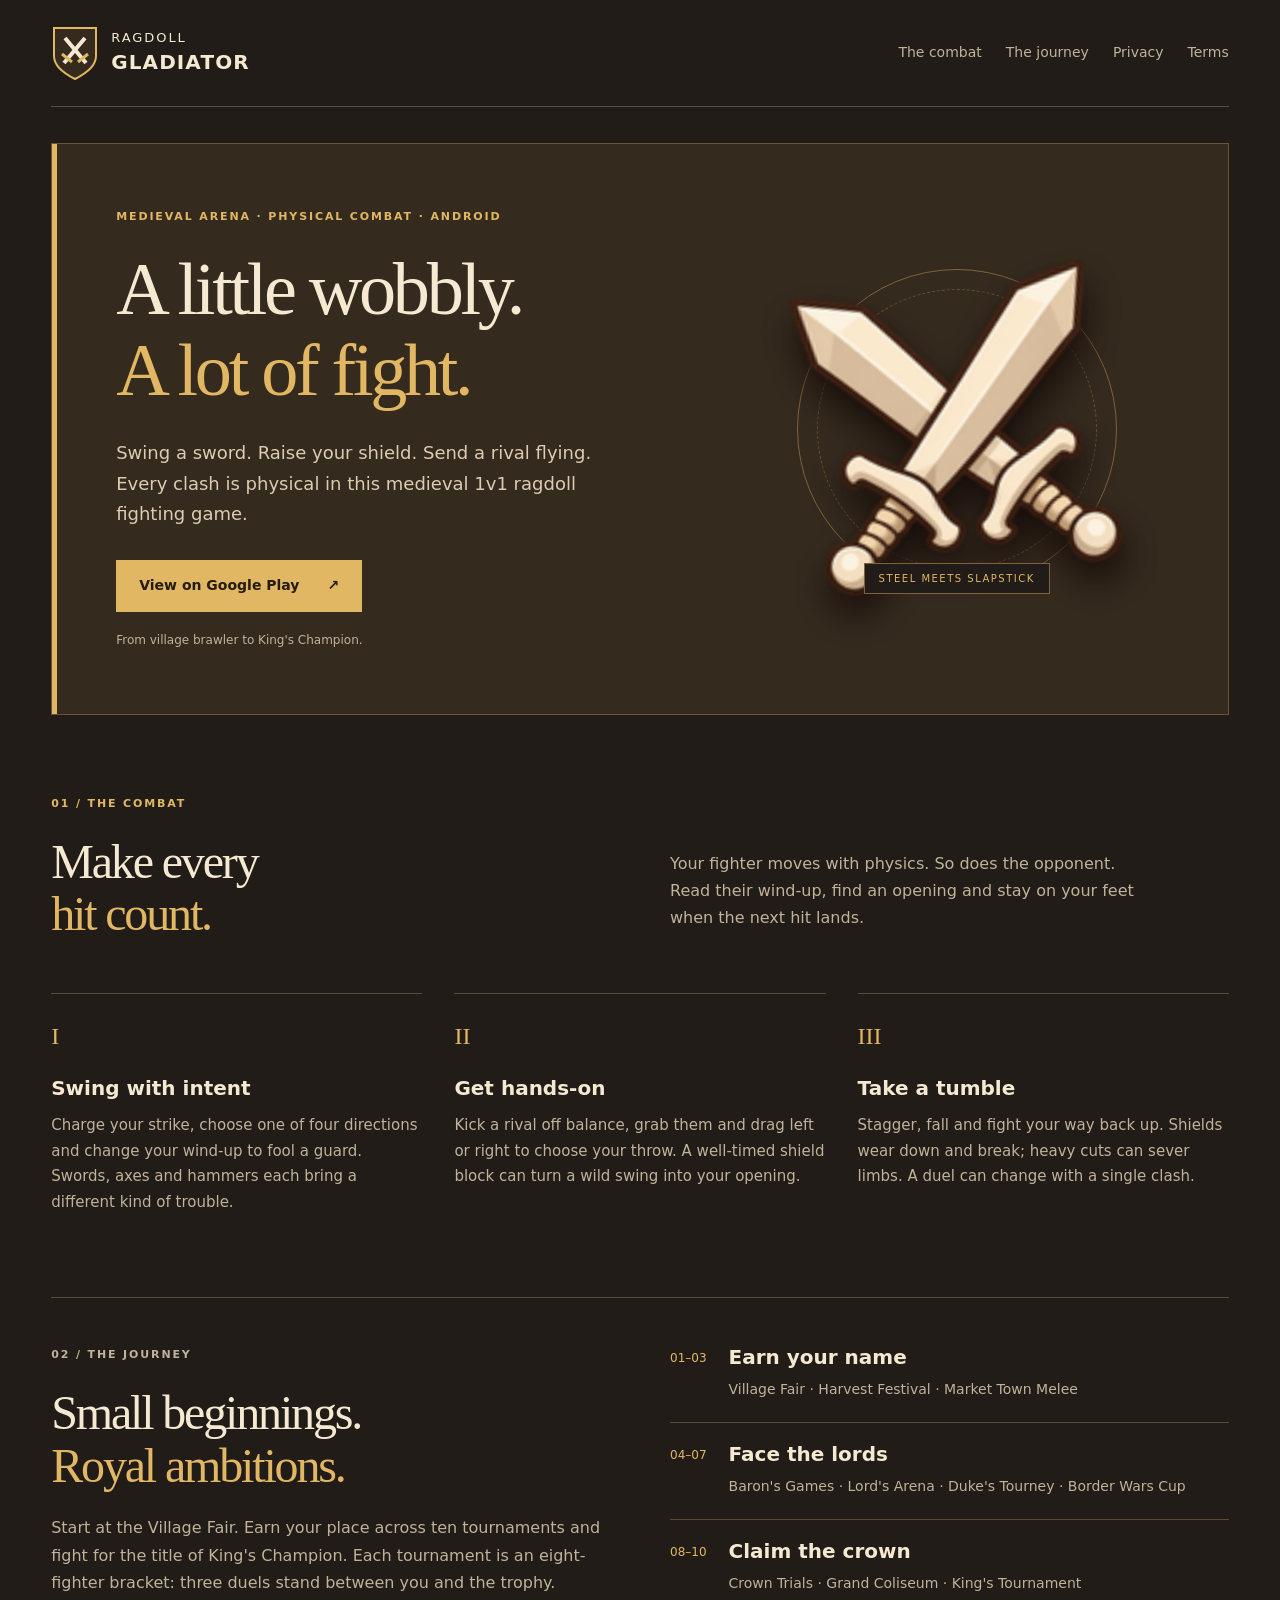
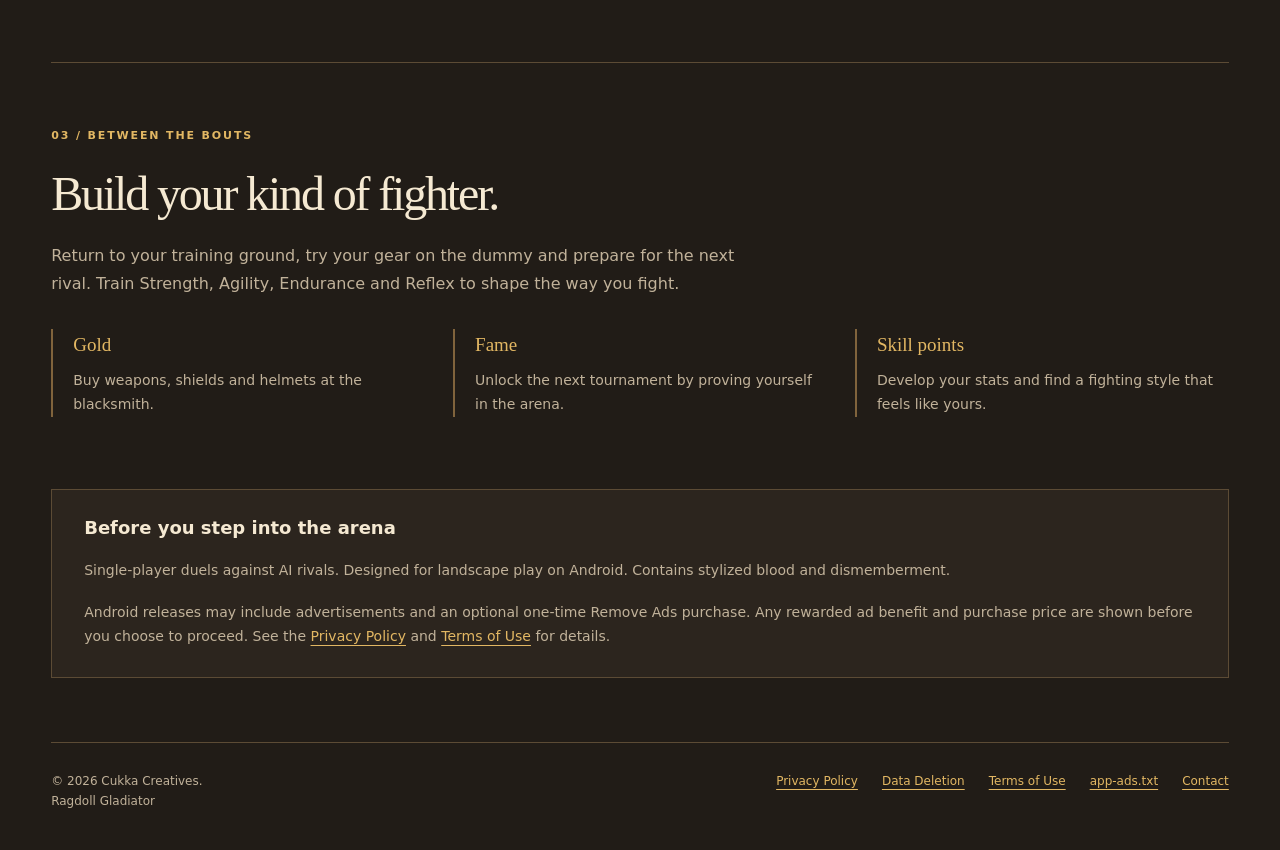
<file: index.html>
<!doctype html>
<html lang="en">
<head>
  <meta charset="utf-8" />
  <meta name="viewport" content="width=device-width, initial-scale=1" />
  <meta name="description" content="Ragdoll Gladiator is a physics-based medieval fighting game for Android. Swing, block, kick and throw your way from the village fair to the King's Tournament." />
  <meta name="theme-color" content="#211c17" />
  <title>Ragdoll Gladiator — A Little Wobbly. A Lot of Fight.</title>
  <link rel="icon" href="./crest.svg" type="image/svg+xml" />
  <link rel="stylesheet" href="./styles.css" />
</head>
<body>
  <a class="skip-link" href="#main">Skip to content</a>
  <header class="site-header">
    <a class="brand" href="./" aria-label="Ragdoll Gladiator home">
      <img src="./crest.svg" alt="" width="48" height="56" />
      <span>Ragdoll<br /><strong>Gladiator</strong></span>
    </a>
    <nav aria-label="Main navigation">
      <a href="#combat">The combat</a>
      <a href="#journey">The journey</a>
      <a href="./privacy-policy.html">Privacy</a>
      <a href="./terms-of-use.html">Terms</a>
    </nav>
  </header>
  <main id="main">
    <section class="hero" aria-labelledby="hero-title">
      <div class="hero-copy">
        <p class="eyebrow">Medieval arena · Physical combat · Android</p>
        <h1 id="hero-title">A little wobbly.<br /><span>A lot of fight.</span></h1>
        <p class="lede">Swing a sword. Raise your shield. Send a rival flying.
          Every clash is physical in this medieval 1v1 ragdoll fighting game.</p>
        <a class="button" href="https://play.google.com/store/apps/details?id=com.cukkacreatives.ragdoll.gladiator">View on Google Play <span aria-hidden="true">↗</span></a>
        <p class="hero-note">From village brawler to King's Champion.</p>
      </div>
      <div class="hero-mark" aria-hidden="true">
        <span class="arena-ring"></span><span class="arena-ring inner-ring"></span>
        <img src="./crossed-swords.png" width="320" height="320" alt="" />
        <span class="hero-seal">Steel meets slapstick</span>
      </div>
    </section>
    <section class="combat" id="combat" aria-labelledby="combat-title">
      <div class="section-heading">
        <p class="eyebrow">01 / The combat</p>
        <h2 id="combat-title">Make every<br /><span>hit count.</span></h2>
        <p>Your fighter moves with physics. So does the opponent. Read their wind-up,
          find an opening and stay on your feet when the next hit lands.</p>
      </div>
      <div class="feature-grid">
        <article>
          <span class="feature-number">I</span><h3>Swing with intent</h3>
          <p>Charge your strike, choose one of four directions and change your wind-up
            to fool a guard. Swords, axes and hammers each bring a different kind of trouble.</p>
        </article>
        <article>
          <span class="feature-number">II</span><h3>Get hands-on</h3>
          <p>Kick a rival off balance, grab them and drag left or right to choose your
            throw. A well-timed shield block can turn a wild swing into your opening.</p>
        </article>
        <article>
          <span class="feature-number">III</span><h3>Take a tumble</h3>
          <p>Stagger, fall and fight your way back up. Shields wear down and break;
            heavy cuts can sever limbs. A duel can change with a single clash.</p>
        </article>
      </div>
    </section>
    <section class="journey" id="journey" aria-labelledby="journey-title">
      <div>
        <p class="eyebrow">02 / The journey</p>
        <h2 id="journey-title">Small beginnings.<br /><span>Royal ambitions.</span></h2>
        <p>Start at the Village Fair. Earn your place across ten tournaments and
          fight for the title of King's Champion. Each tournament is an eight-fighter
          bracket: three duels stand between you and the trophy.</p>
      </div>
      <ol class="journey-stops">
        <li><span>01–03</span><div><h3>Earn your name</h3><p>Village Fair · Harvest Festival · Market Town Melee</p></div></li>
        <li><span>04–07</span><div><h3>Face the lords</h3><p>Baron's Games · Lord's Arena · Duke's Tourney · Border Wars Cup</p></div></li>
        <li><span>08–10</span><div><h3>Claim the crown</h3><p>Crown Trials · Grand Coliseum · King's Tournament</p></div></li>
      </ol>
    </section>
    <section class="training" aria-labelledby="training-title">
      <p class="eyebrow">03 / Between the bouts</p>
      <h2 id="training-title">Build your kind of fighter.</h2>
      <p>Return to your training ground, try your gear on the dummy and prepare for the next rival.
        Train Strength, Agility, Endurance and Reflex to shape the way you fight.</p>
      <dl class="rewards">
        <div><dt>Gold</dt><dd>Buy weapons, shields and helmets at the blacksmith.</dd></div>
        <div><dt>Fame</dt><dd>Unlock the next tournament by proving yourself in the arena.</dd></div>
        <div><dt>Skill points</dt><dd>Develop your stats and find a fighting style that feels like yours.</dd></div>
      </dl>
    </section>
    <aside class="notice" aria-labelledby="player-info-title">
      <h2 id="player-info-title">Before you step into the arena</h2>
      <p>Single-player duels against AI rivals. Designed for landscape play on Android.
        Contains stylized blood and dismemberment.</p>
      <p>Android releases may include advertisements and an optional one-time Remove Ads purchase.
        Any rewarded ad benefit and purchase price are shown before you choose to proceed.
        See the <a href="./privacy-policy.html">Privacy Policy</a> and
        <a href="./terms-of-use.html">Terms of Use</a> for details.</p>
    </aside>
  </main>
  <footer>
    <p>© 2026 Cukka Creatives.<br />Ragdoll Gladiator</p>
    <div>
      <a href="./privacy-policy.html">Privacy Policy</a>
      <a href="./privacy-policy.html#data-deletion">Data Deletion</a>
      <a href="./terms-of-use.html">Terms of Use</a>
      <a href="./app-ads.txt">app-ads.txt</a>
      <a href="mailto:cukkacreatives@gmail.com">Contact</a>
    </div>
  </footer>
</body>
</html>
</file>
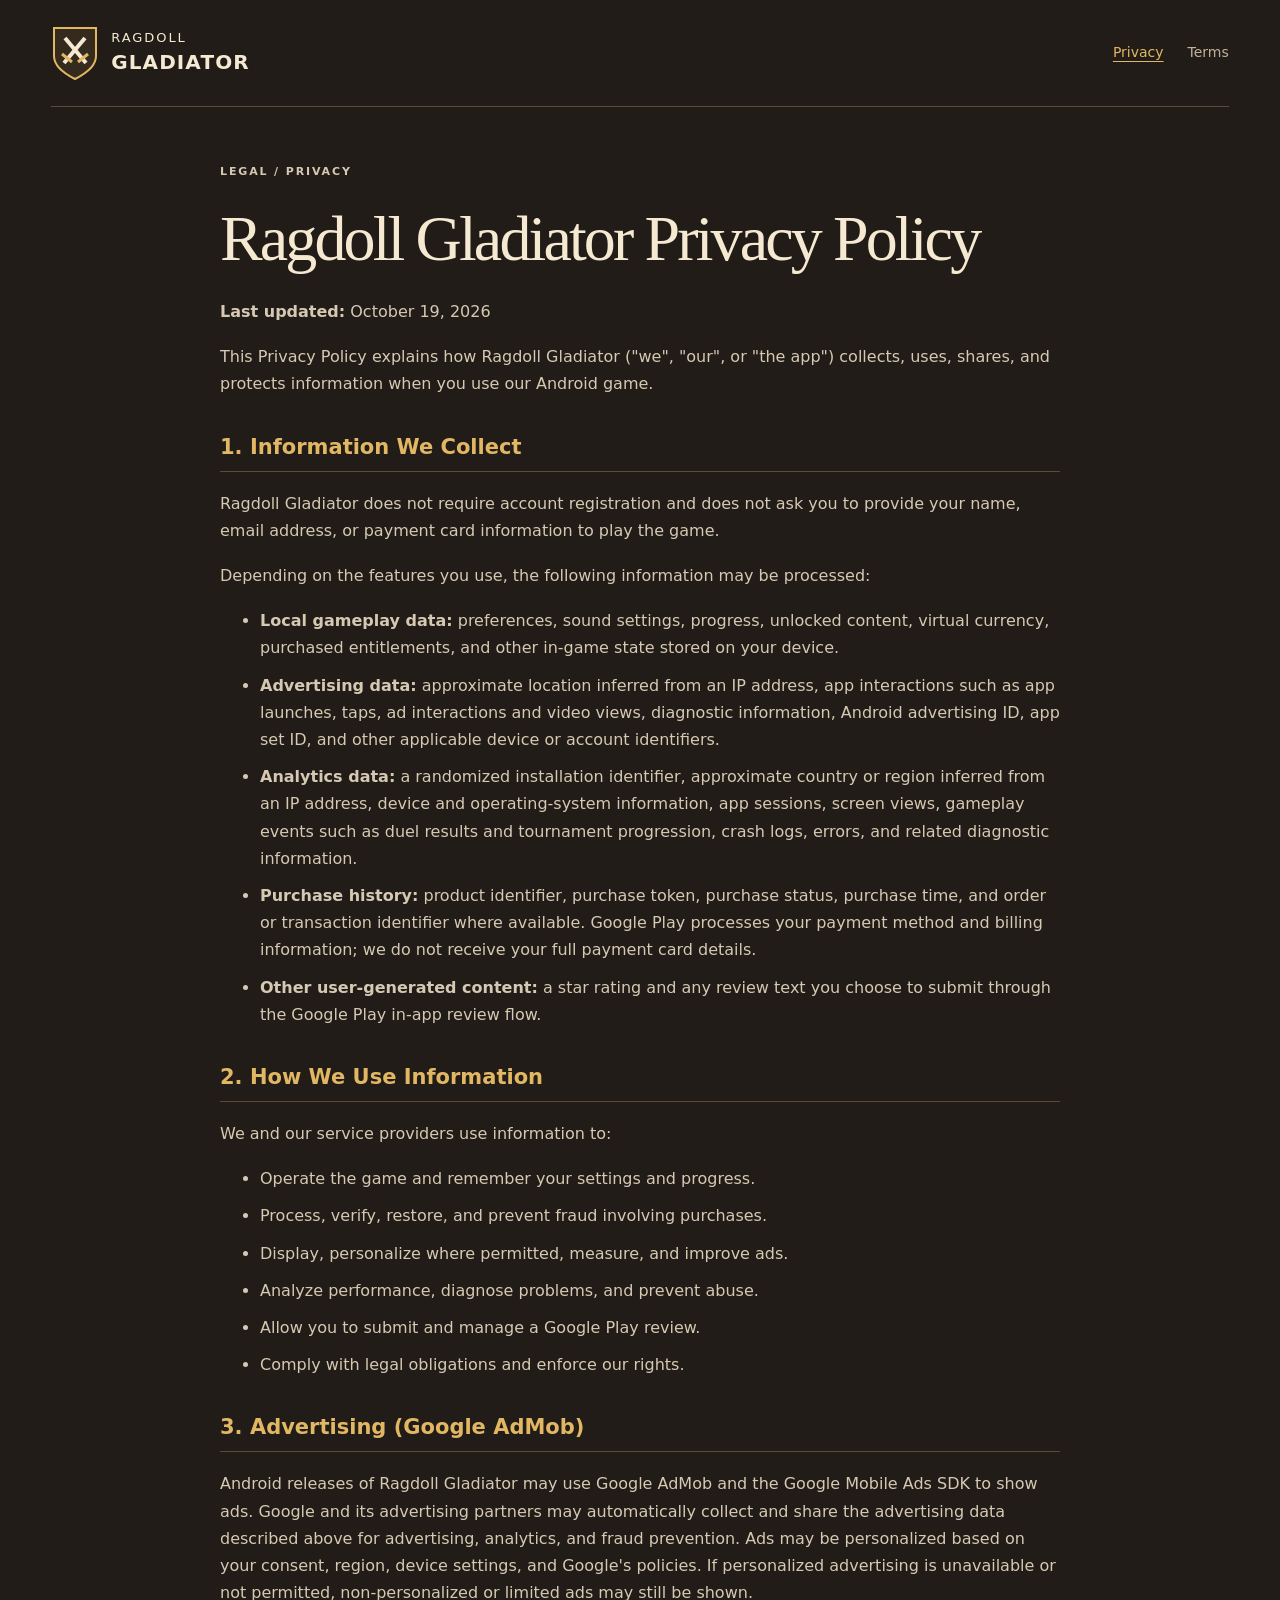
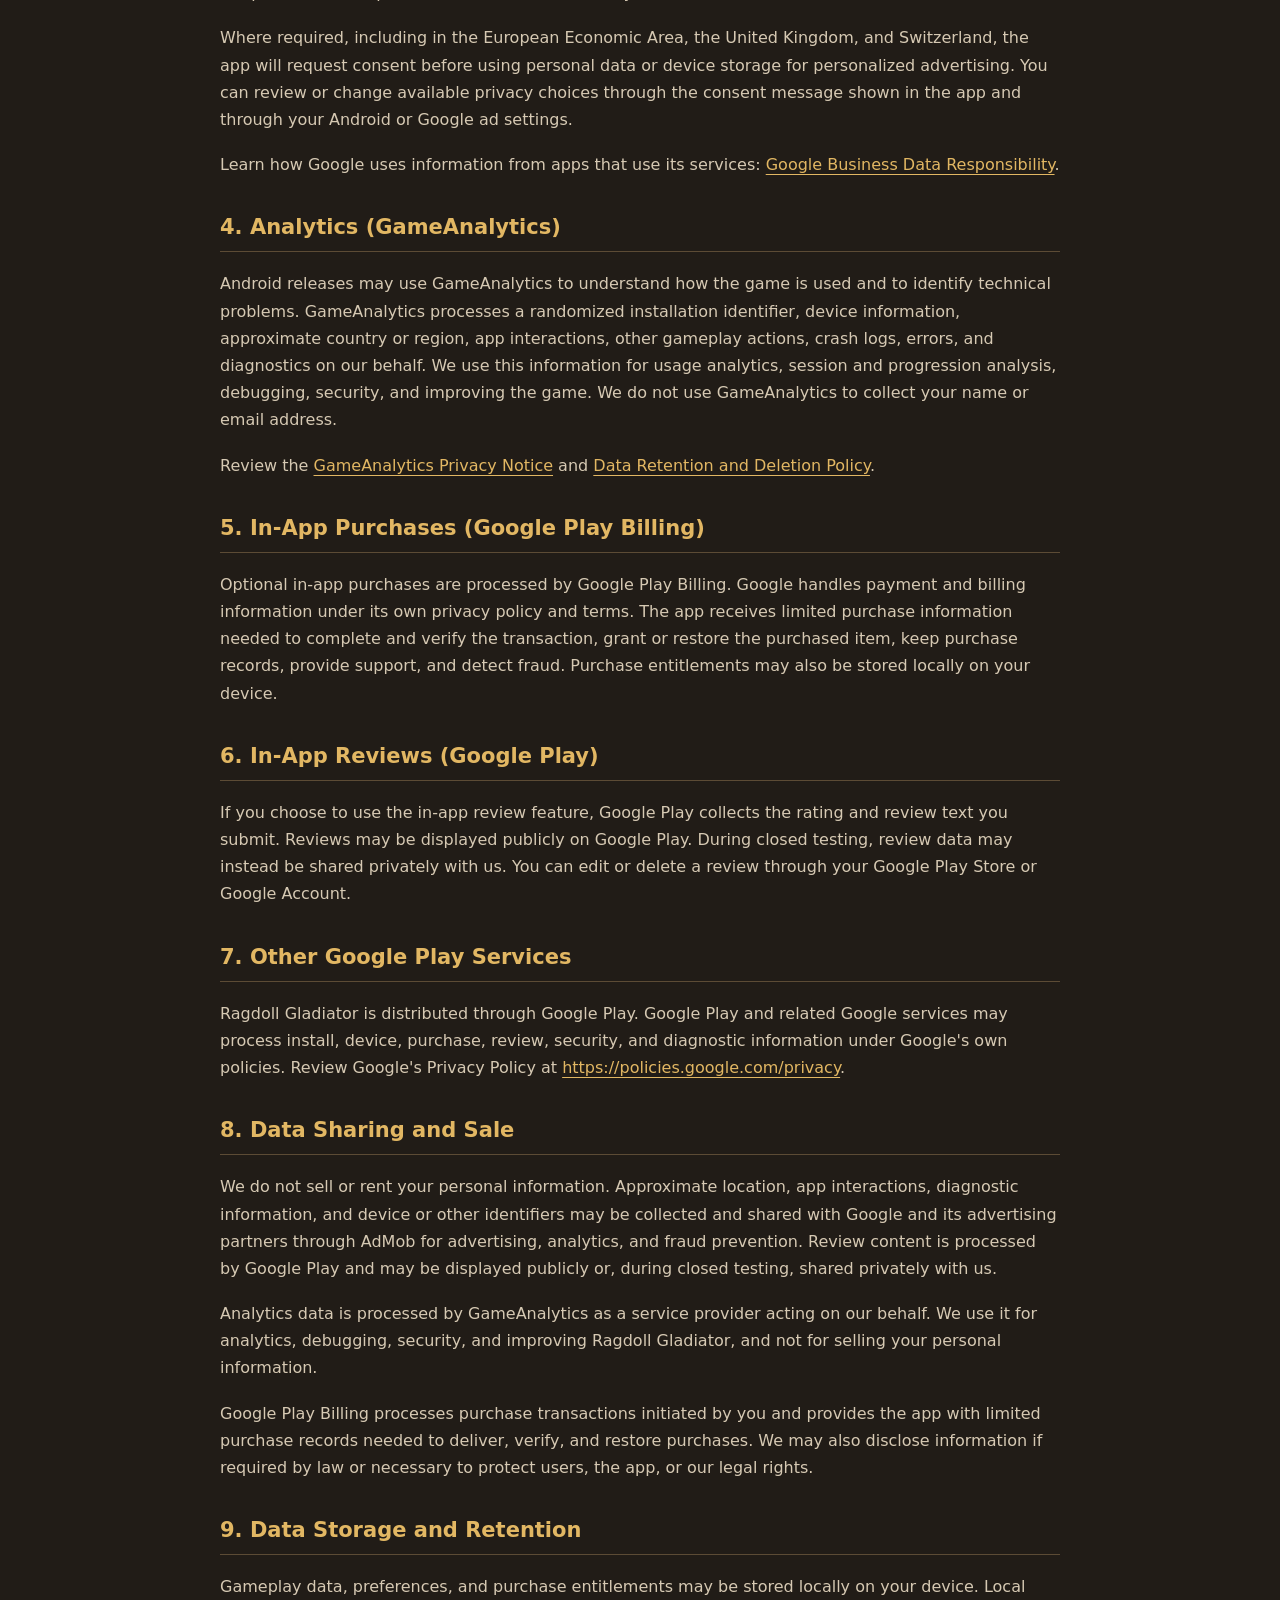
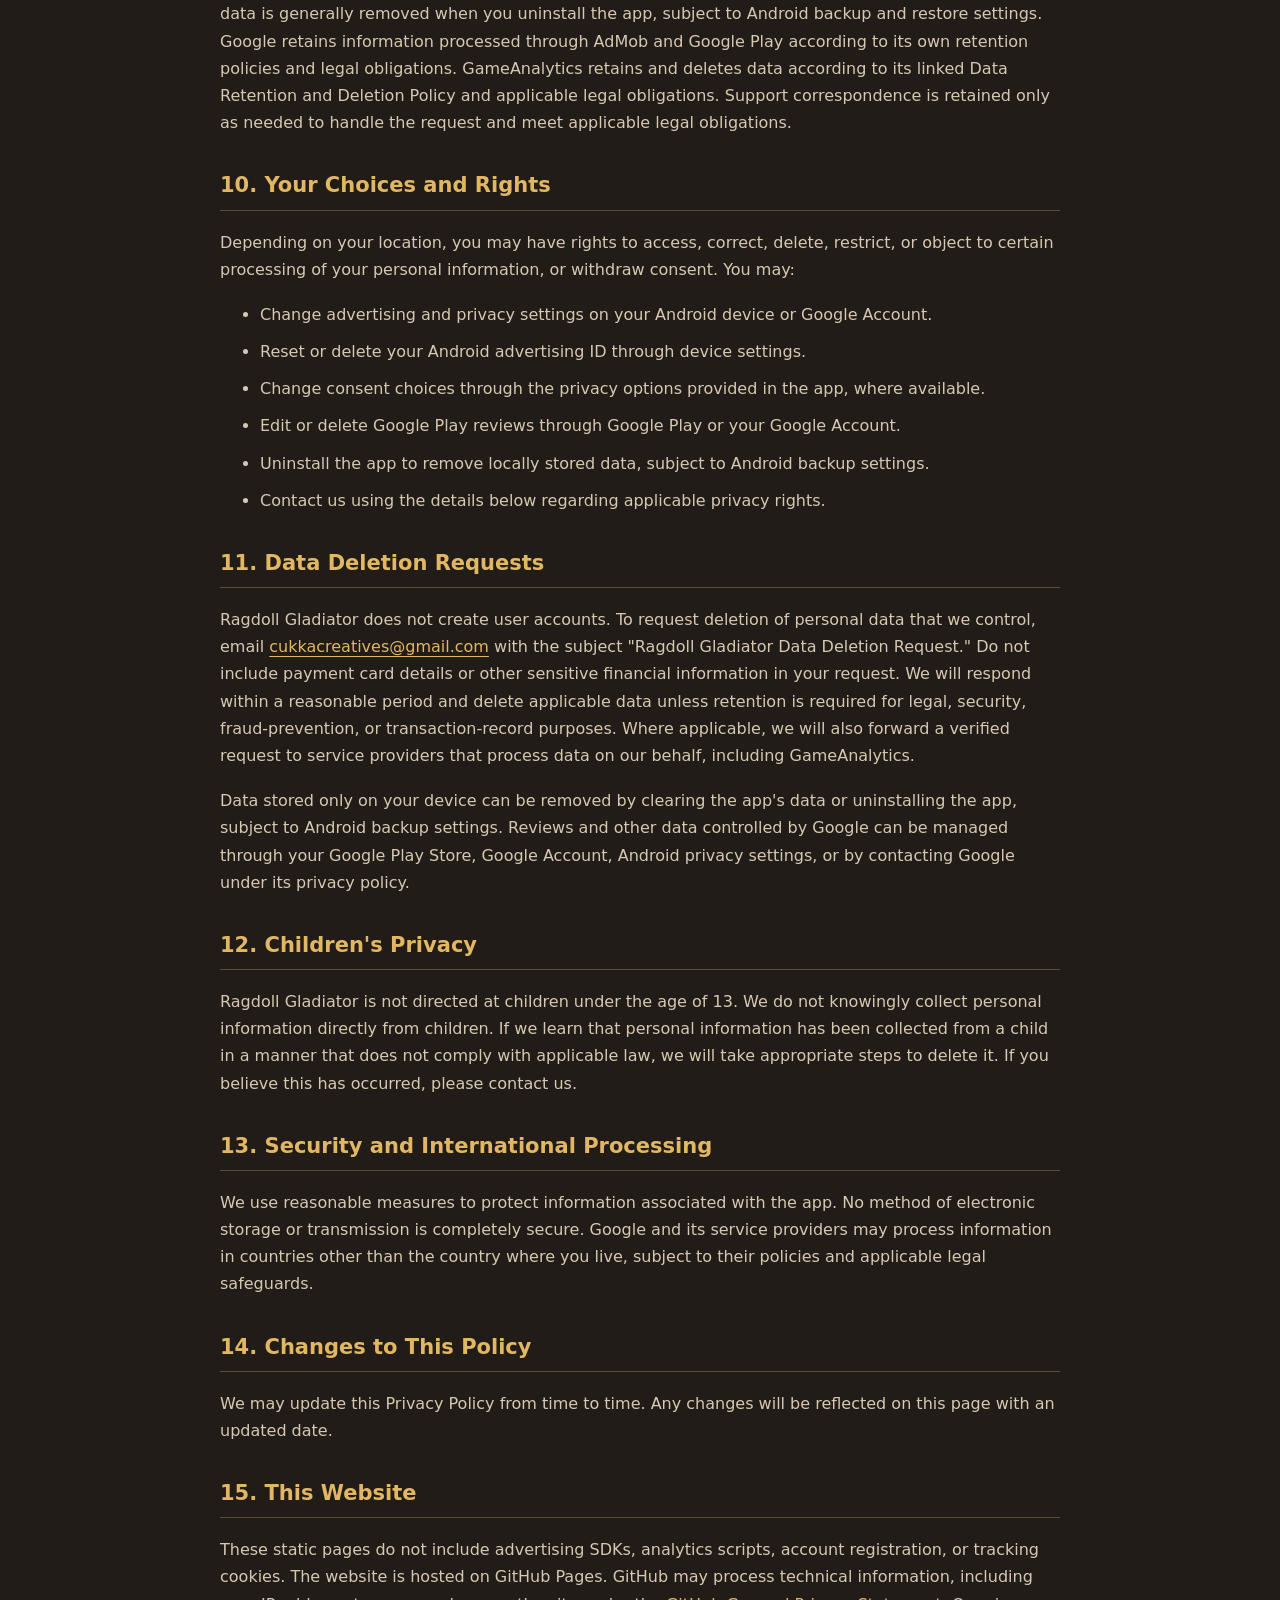
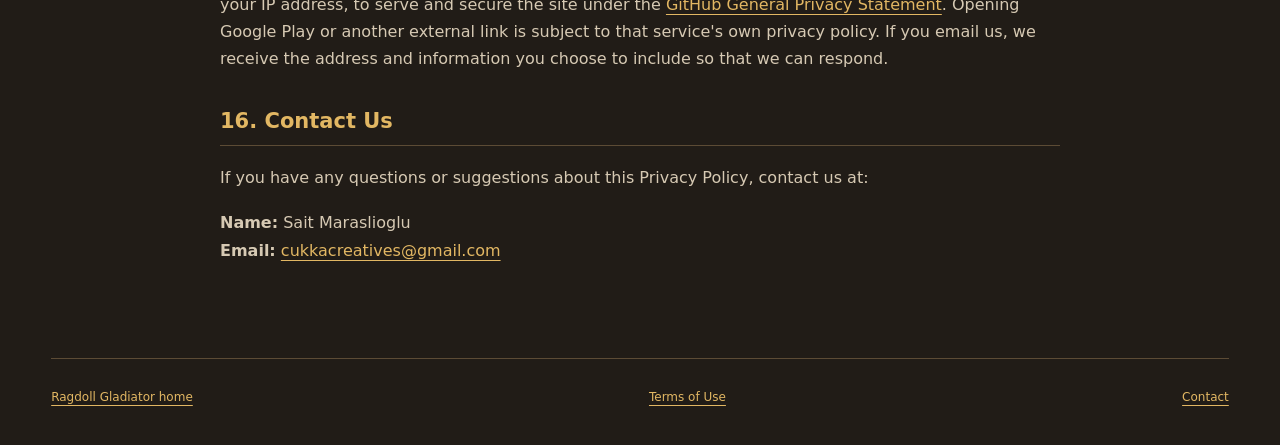
<file: privacy-policy.html>
<!doctype html>
<html lang="en">
<head>
  <meta charset="utf-8" />
  <meta name="viewport" content="width=device-width, initial-scale=1" />
  <meta name="description" content="Ragdoll Gladiator privacy policy." />
  <title>Ragdoll Gladiator — Privacy Policy</title>
  <link rel="icon" href="./crest.svg" type="image/svg+xml" />
  <link rel="stylesheet" href="./styles.css" />
</head>

<body>
  <a class="skip-link" href="#main">Skip to content</a>
  <header class="site-header">
    <a class="brand" href="./" aria-label="Ragdoll Gladiator home">
      <img src="./crest.svg" alt="" width="48" height="56" />
      <span>Ragdoll<br /><strong>Gladiator</strong></span>
    </a>
    <nav aria-label="Legal">
      <a aria-current="page" href="./privacy-policy.html">Privacy</a>
      <a href="./terms-of-use.html">Terms</a>
    </nav>
  </header>

  <main class="legal" id="main">
  <p class="eyebrow">LEGAL / PRIVACY</p>
  <h1>Ragdoll Gladiator Privacy Policy</h1>
  <p><strong>Last updated:</strong> October 19, 2026</p>

  <p>
    This Privacy Policy explains how Ragdoll Gladiator ("we", "our", or "the app")
    collects, uses, shares, and protects information when you use our Android
    game.
  </p>

  <h2>1. Information We Collect</h2>
  <p>
    Ragdoll Gladiator does not require account registration and does not ask you to
    provide your name, email address, or payment card information to play the
    game.
  </p>
  <p>
    Depending on the features you use, the following information may be
    processed:
  </p>
  <ul>
    <li>
      <strong>Local gameplay data:</strong> preferences, sound settings,
      progress, unlocked content, virtual currency, purchased entitlements, and
      other in-game state stored on your device.
    </li>
    <li>
      <strong>Advertising data:</strong> approximate location inferred from an
      IP address, app interactions such as app launches, taps, ad interactions
      and video views, diagnostic information, Android advertising ID, app set
      ID, and other applicable device or account identifiers.
    </li>
    <li>
      <strong>Analytics data:</strong> a randomized installation identifier,
      approximate country or region inferred from an IP address, device and
      operating-system information, app sessions, screen views, gameplay events
      such as duel results and tournament progression, crash logs, errors, and related
      diagnostic information.
    </li>
    <li>
      <strong>Purchase history:</strong> product identifier, purchase token,
      purchase status, purchase time, and order or transaction identifier where
      available. Google Play processes your payment method and billing
      information; we do not receive your full payment card details.
    </li>
    <li>
      <strong>Other user-generated content:</strong> a star rating and any
      review text you choose to submit through the Google Play in-app review
      flow.
    </li>
  </ul>

  <h2>2. How We Use Information</h2>
  <p>We and our service providers use information to:</p>
  <ul>
    <li>Operate the game and remember your settings and progress.</li>
    <li>Process, verify, restore, and prevent fraud involving purchases.</li>
    <li>Display, personalize where permitted, measure, and improve ads.</li>
    <li>Analyze performance, diagnose problems, and prevent abuse.</li>
    <li>Allow you to submit and manage a Google Play review.</li>
    <li>Comply with legal obligations and enforce our rights.</li>
  </ul>

  <h2>3. Advertising (Google AdMob)</h2>
  <p>
    Android releases of Ragdoll Gladiator may use Google AdMob and the Google Mobile Ads SDK to show ads.
    Google and its advertising partners may automatically collect and share the
    advertising data described above for advertising, analytics, and fraud
    prevention. Ads may be personalized based on your consent, region, device
    settings, and Google's policies. If personalized advertising is unavailable
    or not permitted, non-personalized or limited ads may still be shown.
  </p>
  <p>
    Where required, including in the European Economic Area, the United Kingdom,
    and Switzerland, the app will request consent before using personal data or
    device storage for personalized advertising. You can review or change
    available privacy choices through the consent message shown in the app and
    through your Android or Google ad settings.
  </p>
  <p>
    Learn how Google uses information from apps that use its services:
    <a href="https://business.safety.google/privacy/" target="_blank" rel="noopener">Google Business Data Responsibility</a>.
  </p>

  <h2>4. Analytics (GameAnalytics)</h2>
  <p>
    Android releases may use GameAnalytics to understand how the game is used and to
    identify technical problems. GameAnalytics processes a randomized
    installation identifier, device information, approximate country or region,
    app interactions, other gameplay actions, crash logs, errors, and
    diagnostics on our behalf. We use this information for usage analytics,
    session and progression analysis, debugging, security, and improving the
    game. We do not use GameAnalytics to collect your name or email address.
  </p>
  <p>
    Review the
    <a href="https://www.gameanalytics.com/trust/privacy-notice" target="_blank" rel="noopener">GameAnalytics Privacy Notice</a>
    and
    <a href="https://www.gameanalytics.com/trust/data-retention-and-deletion-policy" target="_blank" rel="noopener">Data Retention and Deletion Policy</a>.
  </p>

  <h2>5. In-App Purchases (Google Play Billing)</h2>
  <p>
    Optional in-app purchases are processed by Google Play Billing. Google
    handles payment and billing information under its own privacy policy and
    terms. The app receives limited purchase information needed to complete and
    verify the transaction, grant or restore the purchased item, keep purchase
    records, provide support, and detect fraud. Purchase entitlements may also
    be stored locally on your device.
  </p>

  <h2>6. In-App Reviews (Google Play)</h2>
  <p>
    If you choose to use the in-app review feature, Google Play collects the
    rating and review text you submit. Reviews may be displayed publicly on
    Google Play. During closed testing, review data may instead be shared
    privately with us. You can edit or delete a review through your Google Play
    Store or Google Account.
  </p>

  <h2>7. Other Google Play Services</h2>
  <p>
    Ragdoll Gladiator is distributed through Google Play. Google Play and related
    Google services may process install, device, purchase, review, security, and
    diagnostic information under Google's own policies. Review
    Google's Privacy Policy at
    <a href="https://policies.google.com/privacy" target="_blank" rel="noopener">https://policies.google.com/privacy</a>.
  </p>

  <h2>8. Data Sharing and Sale</h2>
  <p>
    We do not sell or rent your personal information. Approximate location, app
    interactions, diagnostic information, and device or other identifiers may
    be collected and shared with Google and its advertising partners through
    AdMob for advertising, analytics, and fraud prevention. Review content is
    processed by Google Play and may be displayed publicly or, during closed
    testing, shared privately with us.
  </p>
  <p>
    Analytics data is processed by GameAnalytics as a service provider acting
    on our behalf. We use it for analytics, debugging, security, and improving
    Ragdoll Gladiator, and not for selling your personal information.
  </p>
  <p>
    Google Play Billing processes purchase transactions initiated by you and
    provides the app with limited purchase records needed to deliver, verify,
    and restore purchases. We may also disclose information if required by law
    or necessary to protect users, the app, or our legal rights.
  </p>

  <h2>9. Data Storage and Retention</h2>
  <p>
    Gameplay data, preferences, and purchase entitlements may be stored locally
    on your device. Local data is generally removed when you uninstall the app,
    subject to Android backup and restore settings. Google retains information
    processed through AdMob and Google Play according to its own retention
    policies and legal obligations. GameAnalytics retains and deletes data
    according to its linked Data Retention and Deletion Policy and applicable
    legal obligations. Support correspondence is retained only as needed to
    handle the request and meet applicable legal obligations.
  </p>

  <h2>10. Your Choices and Rights</h2>
  <p>
    Depending on your location, you may have rights to access, correct, delete,
    restrict, or object to certain processing of your personal information, or
    withdraw consent. You may:
  </p>
  <ul>
    <li>Change advertising and privacy settings on your Android device or Google Account.</li>
    <li>Reset or delete your Android advertising ID through device settings.</li>
    <li>Change consent choices through the privacy options provided in the app, where available.</li>
    <li>Edit or delete Google Play reviews through Google Play or your Google Account.</li>
    <li>Uninstall the app to remove locally stored data, subject to Android backup settings.</li>
    <li>Contact us using the details below regarding applicable privacy rights.</li>
  </ul>

  <h2 id="data-deletion">11. Data Deletion Requests</h2>
  <p>
    Ragdoll Gladiator does not create user accounts. To request deletion of
    personal data that we control, email
    <a href="mailto:cukkacreatives@gmail.com?subject=Ragdoll%20Gladiator%20Data%20Deletion%20Request">cukkacreatives@gmail.com</a>
    with the subject "Ragdoll Gladiator Data Deletion Request." Do not include
    payment card details or other sensitive financial information in your
    request. We will respond within a reasonable period and delete applicable
    data unless retention is required for legal, security, fraud-prevention, or
    transaction-record purposes. Where applicable, we will also forward a
    verified request to service providers that process data on our behalf,
    including GameAnalytics.
  </p>
  <p>
    Data stored only on your device can be removed by clearing the app's data or
    uninstalling the app, subject to Android backup settings. Reviews and other
    data controlled by Google can be managed through your Google Play Store,
    Google Account, Android privacy settings, or by contacting Google under its
    privacy policy.
  </p>

  <h2>12. Children's Privacy</h2>
  <p>
    Ragdoll Gladiator is not directed at children under the age of 13. We do not
    knowingly collect personal information directly from children. If we learn
    that personal information has been collected from a child in a manner that
    does not comply with applicable law, we will take appropriate steps to
    delete it. If you believe this has occurred, please contact us.
  </p>

  <h2>13. Security and International Processing</h2>
  <p>
    We use reasonable measures to protect information associated with the app.
    No method of electronic storage or transmission is completely secure.
    Google and its service providers may process information in countries other
    than the country where you live, subject to their policies and applicable
    legal safeguards.
  </p>

  <h2>14. Changes to This Policy</h2>
  <p>
    We may update this Privacy Policy from time to time. Any changes will be
    reflected on this page with an updated date.
  </p>

  <h2>15. This Website</h2>
  <p>
    These static pages do not include advertising SDKs, analytics scripts,
    account registration, or tracking cookies. The website is hosted on GitHub
    Pages. GitHub may process technical information, including your IP address,
    to serve and secure the site under the
    <a href="https://docs.github.com/en/site-policy/privacy-policies/github-general-privacy-statement">GitHub General Privacy Statement</a>.
    Opening Google Play or another external link is subject to that service's
    own privacy policy. If you email us, we receive the address and information
    you choose to include so that we can respond.
  </p>

  <h2>16. Contact Us</h2>
  <p>
    If you have any questions or suggestions about this Privacy Policy, contact
    us at:
  </p>
  <p>
    <strong>Name:</strong> Sait Maraslioglu<br />
    <strong>Email:</strong> <a href="mailto:cukkacreatives@gmail.com">cukkacreatives@gmail.com</a>
  </p>
  </main>

  <footer>
    <a href="./">Ragdoll Gladiator home</a>
    <a href="./terms-of-use.html">Terms of Use</a>
    <a href="mailto:cukkacreatives@gmail.com">Contact</a>
  </footer>
</body>
</html>
</file>
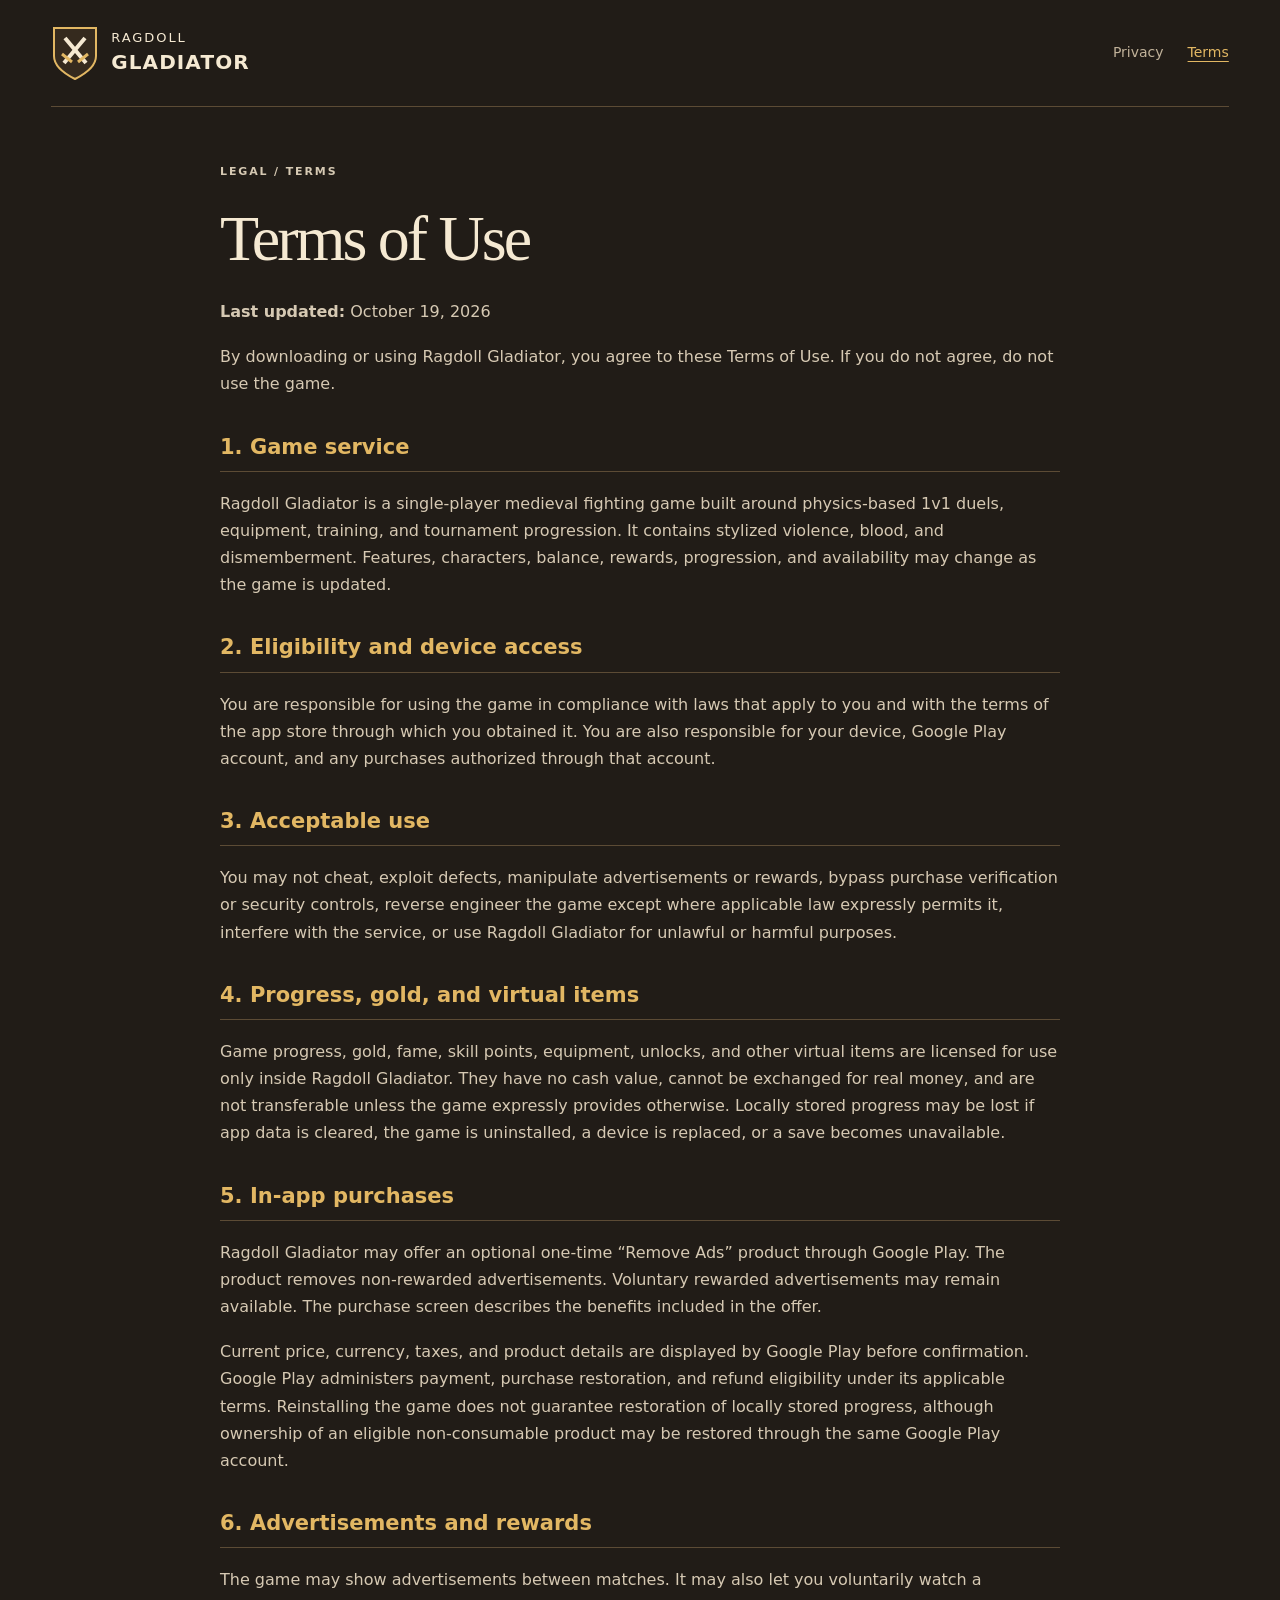
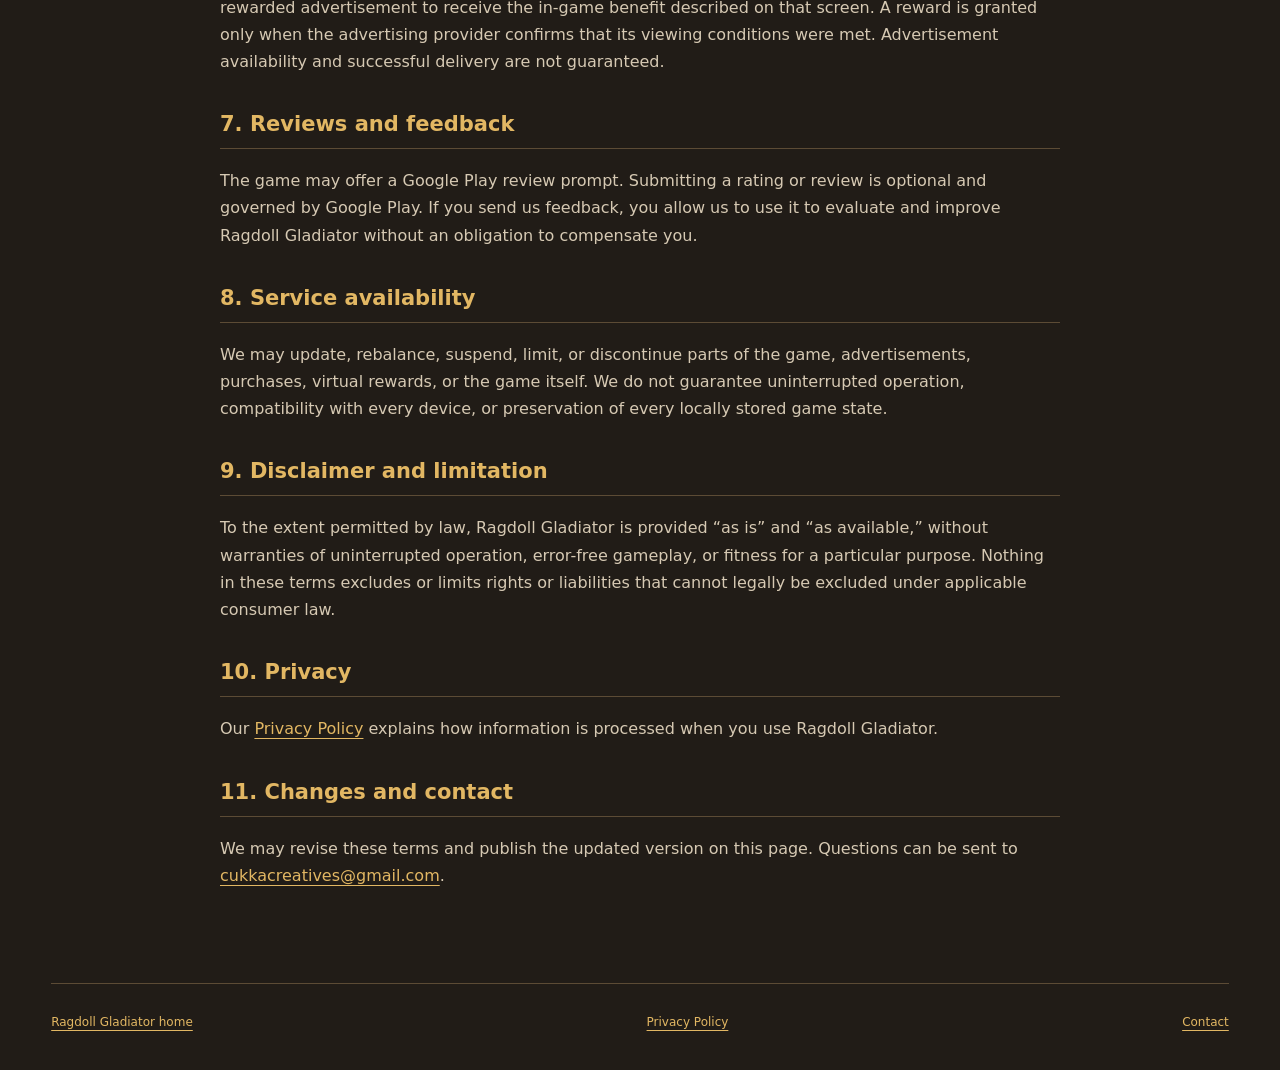
<file: terms-of-use.html>
<!doctype html>
<html lang="en">
<head>
  <meta charset="utf-8" />
  <meta name="viewport" content="width=device-width, initial-scale=1" />
  <meta name="description" content="Ragdoll Gladiator terms of use." />
  <title>Ragdoll Gladiator — Terms of Use</title>
  <link rel="icon" href="./crest.svg" type="image/svg+xml" />
  <link rel="stylesheet" href="./styles.css" />
</head>
<body>
  <a class="skip-link" href="#main">Skip to content</a>
  <header class="site-header">
    <a class="brand" href="./" aria-label="Ragdoll Gladiator home">
      <img src="./crest.svg" alt="" width="48" height="56" />
      <span>Ragdoll<br /><strong>Gladiator</strong></span>
    </a>
    <nav aria-label="Legal">
      <a href="./privacy-policy.html">Privacy</a>
      <a aria-current="page" href="./terms-of-use.html">Terms</a>
    </nav>
  </header>

  <main class="legal" id="main">
    <p class="eyebrow">LEGAL / TERMS</p>
    <h1>Terms of Use</h1>
    <p><strong>Last updated:</strong> October 19, 2026</p>

    <p>
      By downloading or using Ragdoll Gladiator, you agree to these Terms of Use.
      If you do not agree, do not use the game.
    </p>

    <h2>1. Game service</h2>
    <p>
      Ragdoll Gladiator is a single-player medieval fighting game built around
      physics-based 1v1 duels, equipment, training, and tournament progression.
      It contains stylized violence, blood, and dismemberment. Features,
      characters, balance, rewards, progression, and
      availability may change as the game is updated.
    </p>

    <h2>2. Eligibility and device access</h2>
    <p>
      You are responsible for using the game in compliance with laws that apply
      to you and with the terms of the app store through which you obtained it.
      You are also responsible for your device, Google Play account, and any
      purchases authorized through that account.
    </p>

    <h2>3. Acceptable use</h2>
    <p>
      You may not cheat, exploit defects, manipulate advertisements or rewards,
      bypass purchase verification or security controls, reverse engineer the
      game except where applicable law expressly permits it, interfere with the
      service, or use Ragdoll Gladiator for unlawful or harmful purposes.
    </p>

    <h2>4. Progress, gold, and virtual items</h2>
    <p>
      Game progress, gold, fame, skill points, equipment, unlocks, and other virtual items are licensed for use
      only inside Ragdoll Gladiator. They have no cash value, cannot be exchanged
      for real money, and are not transferable unless the game expressly
      provides otherwise. Locally stored progress may be lost if app data is
      cleared, the game is uninstalled, a device is replaced, or a save becomes
      unavailable.
    </p>

    <h2>5. In-app purchases</h2>
    <p>
      Ragdoll Gladiator may offer an optional one-time “Remove Ads” product through
      Google Play. The product removes non-rewarded advertisements. Voluntary rewarded
      advertisements may remain available. The purchase screen describes the
      benefits included in the offer.
    </p>
    <p>
      Current price, currency, taxes, and product details are displayed by
      Google Play before confirmation. Google Play administers payment,
      purchase restoration, and refund eligibility under its applicable terms.
      Reinstalling the game does not guarantee restoration of locally stored
      progress, although ownership of an eligible non-consumable
      product may be restored through the same Google Play account.
    </p>

    <h2>6. Advertisements and rewards</h2>
    <p>
      The game may show advertisements between matches. It may also let you
      voluntarily watch a rewarded advertisement to receive the in-game benefit
      described on that screen. A reward is granted only when
      the advertising provider confirms that its viewing conditions were met.
      Advertisement availability and successful delivery are not guaranteed.
    </p>

    <h2>7. Reviews and feedback</h2>
    <p>
      The game may offer a Google Play review prompt. Submitting a rating or
      review is optional and governed by Google Play. If you send us feedback,
      you allow us to use it to evaluate and improve Ragdoll Gladiator without an
      obligation to compensate you.
    </p>

    <h2>8. Service availability</h2>
    <p>
      We may update, rebalance, suspend, limit, or discontinue parts of the game,
      advertisements, purchases, virtual rewards, or the game itself. We do not
      guarantee uninterrupted operation, compatibility with every device, or
      preservation of every locally stored game state.
    </p>

    <h2>9. Disclaimer and limitation</h2>
    <p>
      To the extent permitted by law, Ragdoll Gladiator is provided “as is” and “as
      available,” without warranties of uninterrupted operation, error-free
      gameplay, or fitness for a particular purpose. Nothing in these terms
      excludes or limits rights or liabilities that cannot legally be excluded
      under applicable consumer law.
    </p>

    <h2>10. Privacy</h2>
    <p>
      Our <a href="./privacy-policy.html">Privacy Policy</a> explains how
      information is processed when you use Ragdoll Gladiator.
    </p>

    <h2>11. Changes and contact</h2>
    <p>
      We may revise these terms and publish the updated version on this page.
      Questions can be sent to
      <a href="mailto:cukkacreatives@gmail.com">cukkacreatives@gmail.com</a>.
    </p>
  </main>

  <footer>
    <a href="./">Ragdoll Gladiator home</a>
    <a href="./privacy-policy.html">Privacy Policy</a>
    <a href="mailto:cukkacreatives@gmail.com">Contact</a>
  </footer>
</body>
</html>
</file>
<file: styles.css>
:root {
  color-scheme: dark;
  --background: #211c17;
  --surface: #2c251e;
  --ink: #f5e9d2;
  --muted: #c1b29a;
  --gold: #e2b763;
  --line: #5c4b35;
}
* { box-sizing: border-box; }
html { background: var(--background); scroll-padding-top: 24px; }
body { max-width: 1280px; min-height: 100vh; margin: 0 auto; padding: 0 clamp(20px, 4vw, 64px); color: var(--ink); font-family: "Segoe UI", system-ui, -apple-system, sans-serif; line-height: 1.7; }
a { color: var(--gold); text-underline-offset: 4px; }
a:hover { color: #fff5e1; }
a:focus-visible { outline: 3px solid var(--gold); outline-offset: 6px; }
.skip-link { position: absolute; top: -100px; padding: 12px; background: var(--background); z-index: 5; }
.skip-link:focus { top: 12px; }
.site-header { display: flex; justify-content: space-between; align-items: center; gap: 24px; padding: 25px 0; border-bottom: 1px solid var(--line); }
.brand { display: inline-flex; align-items: center; gap: 12px; color: var(--ink); text-decoration: none; text-transform: uppercase; }
.brand img { flex-shrink: 0; }
.brand span { font-size: 13px; line-height: 1.45; letter-spacing: .15em; }
.brand strong { font-size: 20px; letter-spacing: .055em; }
nav, footer div { display: flex; flex-wrap: wrap; gap: 12px 24px; }
nav a { color: var(--muted); font-size: 14px; text-decoration: none; }
nav a[aria-current="page"] { color: var(--gold); text-decoration: underline; }
main { padding: 36px 0 64px; }
.hero { position: relative; display: grid; grid-template-columns: minmax(0, 1.5fr) minmax(0, 1fr); align-items: center; gap: 12px; padding: clamp(28px, 5vw, 64px); border: 1px solid #695437; background: #352a1e; overflow: hidden; }
.hero::before { content: ""; position: absolute; left: 0; top: 0; bottom: 0; width: 5px; background: var(--gold); }
.hero-copy, .hero-mark { position: relative; }
.eyebrow { margin: 0 0 22px; color: var(--gold); font-size: 11px; font-weight: 700; text-transform: uppercase; letter-spacing: .17em; }
h1, h2, h3 { line-height: 1.1; }
h1, h2 { font-family: Georgia, "Times New Roman", serif; font-weight: 400; letter-spacing: -.045em; }
h1 { margin: 0; font-size: clamp(44px, 5.8vw, 76px); }
h1 span, h2 span { color: var(--gold); }
h2 { margin: 0 0 22px; font-size: clamp(32px, 4vw, 48px); }
h3 { font-size: 20px; font-weight: 600; }
p { margin: 0 0 18px; }
.lede { max-width: 530px; margin: 26px 0 30px; color: #dcccb1; font-size: 18px; }
.button { display: inline-flex; align-items: center; gap: 28px; padding: 13px 22px; border: 1px solid var(--gold); color: #251c10; background: var(--gold); font-size: 14px; font-weight: 700; text-decoration: none; }
.button:hover { background: #f4d396; color: #251c10; }
.hero-note { margin: 18px 0 0; color: var(--muted); font-size: 12px; }
.hero-mark { display: grid; min-height: 330px; place-items: center; }
.hero-mark img { position: relative; width: min(100%, 300px); height: auto; filter: drop-shadow(0 20px 18px #170e0b); transform: rotate(-8deg); }
.arena-ring { position: absolute; width: 100%; max-width: 320px; aspect-ratio: 1; border: 1px solid #80633c; border-radius: 50%; }
.inner-ring { width: 87%; max-width: 280px; border-style: dashed; border-color: #675237; }
.hero-seal { position: absolute; bottom: 0; padding: 6px 14px; background: #211c17; border: 1px solid #80633c; color: var(--gold); text-transform: uppercase; font-size: 10px; letter-spacing: .15em; }
.combat { padding: 80px 0 64px; }
.section-heading { display: grid; grid-template-columns: 1fr 1fr; column-gap: 60px; }
.section-heading .eyebrow { grid-column: 1 / -1; }
.section-heading > p:last-child { align-self: center; max-width: 480px; color: var(--muted); }
.feature-grid { display: grid; grid-template-columns: repeat(3, minmax(0, 1fr)); gap: 32px; margin-top: 30px; }
.feature-grid article { padding-top: 22px; border-top: 1px solid var(--line); }
.feature-number { color: var(--gold); font-family: Georgia, serif; font-size: 24px; }
.feature-grid h3 { margin: 20px 0 14px; }
.feature-grid p, .journey p, .training > p:not(.eyebrow), dd, .notice p { color: var(--muted); }
.feature-grid p { font-size: 15px; }
.journey { display: grid; grid-template-columns: 1fr 1fr; gap: 60px; padding: 48px 0; border-top: 1px solid var(--line); border-bottom: 1px solid var(--line); }
.journey-stops { list-style: none; margin: 0; padding: 0; }
.journey-stops li { display: flex; gap: 22px; padding: 20px 0; border-bottom: 1px solid var(--line); }
.journey-stops li:first-child { padding-top: 0; }
.journey-stops li:last-child { border: 0; padding-bottom: 0; }
.journey-stops li > span { padding-top: 2px; color: var(--gold); font-size: 12px; white-space: nowrap; }
.journey-stops h3 { margin: 0 0 10px; }
.journey-stops p { margin: 0; font-size: 14px; }
.training { padding: 64px 0 36px; }
.training > p { max-width: 720px; }
.rewards { display: grid; grid-template-columns: repeat(3, minmax(0, 1fr)); gap: 28px; margin: 32px 0 0; }
.rewards div { padding-left: 20px; border-left: 2px solid #80633c; }
dt { color: var(--gold); font-size: 19px; font-family: Georgia, serif; }
dd { margin: 8px 0 0; font-size: 14px; }
.notice { margin-top: 36px; padding: 28px 32px; border: 1px solid var(--line); background: var(--surface); }
.notice h2 { font-family: inherit; font-size: 18px; font-weight: 600; letter-spacing: 0; }
.notice p { font-size: 14px; }
.notice p:last-child { margin-bottom: 0; }
.legal { max-width: 840px; margin: 0 auto; padding: 56px 0 76px; overflow-wrap: anywhere; }
.legal h1 { margin-bottom: 24px; font-size: clamp(42px, 6vw, 64px); }
.legal h2 { margin: 38px 0 18px; padding-bottom: 12px; border-bottom: 1px solid var(--line); color: var(--gold); font-family: inherit; font-size: 21px; font-weight: 600; letter-spacing: 0; }
.legal p, .legal li { color: #d6c9b3; }
.legal li + li { margin-top: 10px; }
footer { display: flex; justify-content: space-between; align-items: flex-start; gap: 32px; padding: 28px 0 38px; border-top: 1px solid var(--line); color: var(--muted); font-size: 12px; }
footer p { margin: 0; }
footer div { justify-content: flex-end; }
@media (max-width: 900px) {
  .hero { padding: 32px; }
  .hero-mark { min-height: 240px; }
  .section-heading, .journey { gap: 28px; }
  .feature-grid { gap: 24px; }
}
@media (max-width: 620px) {
  .site-header { align-items: flex-start; flex-direction: column; gap: 16px; }
  nav { gap: 12px 20px; }
  .hero { grid-template-columns: 1fr; padding: 30px 24px; }
  .hero-mark { min-height: 230px; margin-top: 20px; }
  .hero-mark img { width: 220px; }
  .arena-ring { max-width: 220px; }
  .inner-ring { max-width: 190px; }
  .section-heading, .feature-grid, .journey, .rewards { grid-template-columns: 1fr; }
  .combat { padding-top: 52px; }
  .section-heading { gap: 0; }
  .feature-grid { margin-top: 16px; }
  .feature-grid h3 { margin-top: 12px; }
  .journey { gap: 24px; }
  .notice { padding: 24px; }
  footer { flex-direction: column; gap: 20px; }
  footer div { justify-content: flex-start; }
}
@media (prefers-reduced-motion: no-preference) {
  html { scroll-behavior: smooth; }
  .button { transition: background-color 150ms ease; }
}
</file>
